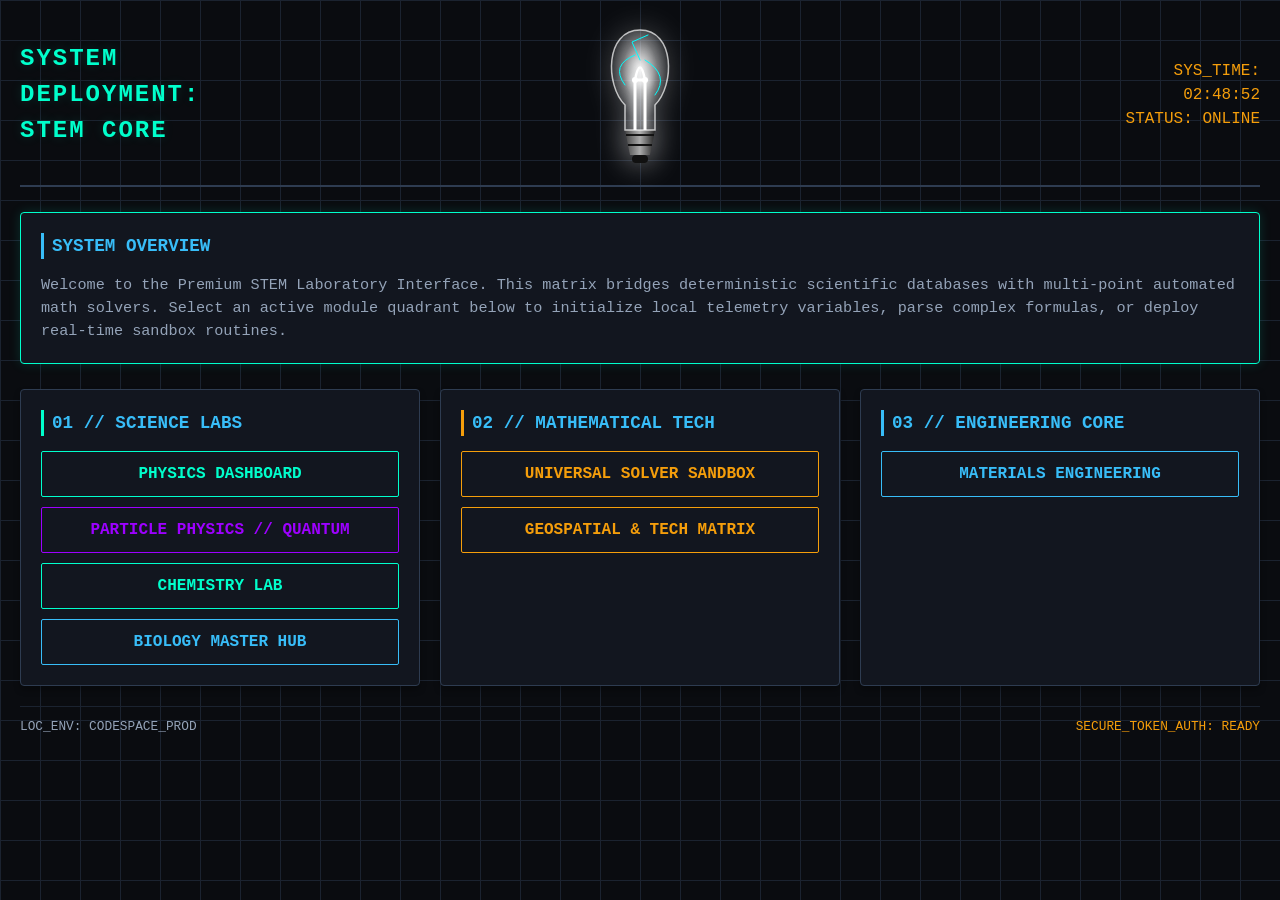
<file: index.html>
<!DOCTYPE html>
<html lang="en">
<head>
    <meta charset="UTF-8">
    <meta name="viewport" content="width=device-width, initial-scale=1.0">
    <title>STEM Lab Premium Suite</title>
    <link rel="stylesheet" href="css/retro-theme.css">
    
    <style>
        /* ==========================================================================
           PREMIUM BULB & SPARK ANIMATIONS
           ========================================================================== */
        
        /* The ambient white glow of the bulb */
        .realistic-bulb {
            width: 100px; /* Massively increased size */
            height: auto;
            filter: drop-shadow(0 0 15px rgba(255, 255, 255, 0.6));
            animation: ambient-glow 3s infinite alternate;
        }

        @keyframes ambient-glow {
            from { filter: drop-shadow(0 0 10px rgba(255, 255, 255, 0.4)); }
            to { filter: drop-shadow(0 0 25px rgba(255, 255, 255, 0.9)); }
        }

        /* Erratic, violent flashing for the blue sparks */
        @keyframes lightning-flash {
            0%, 100% { opacity: 0; stroke-width: 1; filter: drop-shadow(0 0 2px #00ffff); }
            5% { opacity: 1; stroke-width: 3; filter: drop-shadow(0 0 12px #00ffff); }
            10% { opacity: 0; }
            15% { opacity: 1; stroke-width: 2; filter: drop-shadow(0 0 8px #00ffff); }
            20% { opacity: 0; }
        }

        .spark-1 { animation: lightning-flash 3.2s infinite 0.1s; }
        .spark-2 { animation: lightning-flash 2.7s infinite 1.4s; }
        .spark-3 { animation: lightning-flash 4.5s infinite 0.7s; }
        
        /* Header Layout Fixes */
        .flex-header {
            display: flex;
            align-items: center;
            justify-content: space-between;
            width: 100%;
        }
        
        .header-left, .header-right {
            flex: 1;
        }
        
        .header-center {
            flex: 1;
            display: flex;
            justify-content: center;
        }
    </style>
</head>
<body>

    <div class="app-container">
        <header class="lab-header flex-header">
            
            <div class="header-left">
                <h1 class="lab-title" style="margin: 0;">SYSTEM<br>DEPLOYMENT:<br>STEM CORE</h1>
            </div>

            <div class="header-center">
                <svg class="realistic-bulb" viewBox="0 0 100 150" xmlns="http://www.w3.org/2000/svg">
                    <defs>
                        <radialGradient id="glassGlow" cx="50%" cy="40%" r="50%">
                            <stop offset="0%" stop-color="#ffffff" stop-opacity="0.95"/>
                            <stop offset="60%" stop-color="#ffffff" stop-opacity="0.3"/>
                            <stop offset="100%" stop-color="#ffffff" stop-opacity="0.05"/>
                        </radialGradient>
                        <linearGradient id="baseMetal" x1="0%" y1="0%" x2="100%" y2="0%">
                            <stop offset="0%" stop-color="#444"/>
                            <stop offset="50%" stop-color="#aaa"/>
                            <stop offset="100%" stop-color="#222"/>
                        </linearGradient>
                    </defs>

                    <path d="M 35 110 L 65 110 L 60 135 L 40 135 Z" fill="url(#baseMetal)"/>
                    <rect x="42" y="135" width="16" height="8" fill="#111" rx="4"/>
                    <line x1="36" y1="115" x2="64" y2="115" stroke="#111" stroke-width="2"/>
                    <line x1="38" y1="125" x2="62" y2="125" stroke="#111" stroke-width="2"/>

                    <path d="M 50 10 C 15 10 15 65 35 85 L 35 110 L 65 110 L 65 85 C 85 65 85 10 50 10 Z" fill="url(#glassGlow)" stroke="rgba(255,255,255,0.7)" stroke-width="1.5"/>

                    <path d="M 45 110 L 45 60 L 55 60 L 55 110" fill="none" stroke="#ffffff" stroke-width="3" filter="drop-shadow(0 0 4px #fff)"/>
                    <circle cx="45" cy="60" r="3" fill="#fff" filter="drop-shadow(0 0 5px #fff)"/>
                    <circle cx="55" cy="60" r="3" fill="#fff" filter="drop-shadow(0 0 5px #fff)"/>
                    <path d="M 45 60 Q 50 35 55 60" fill="none" stroke="#fff" stroke-width="2.5" filter="drop-shadow(0 0 8px #fff)"/>

                    <g fill="none" stroke="#00ffff" stroke-linecap="round">
                        <path class="spark-1" d="M 35 65 Q 20 45 45 35" />
                        <path class="spark-2" d="M 65 75 Q 80 55 55 40" />
                        <path class="spark-3" d="M 50 40 L 42 22 L 58 15" />
                    </g>
                </svg>
            </div>

            <div class="header-right status-message" id="system-time" style="text-align: right;">
                SYS_STATUS:<br>ONLINE
            </div>

        </header>

        <section class="panel panel-active" style="margin-bottom: 25px;">
            <h2 class="panel-title">System Overview</h2>
            <p style="color: var(--text-secondary); font-size: 0.95rem;">
                Welcome to the Premium STEM Laboratory Interface. This matrix bridges deterministic scientific databases with multi-point automated math solvers. Select an active module quadrant below to initialize local telemetry variables, parse complex formulas, or deploy real-time sandbox routines.
            </p>
        </section>

        <main class="stem-grid">
            
            <article class="panel">
                <h3 class="panel-title" style="border-left-color: var(--accent-neon);">01 // SCIENCE LABS</h3>
                <div style="display: flex; flex-direction: column; gap: 10px;">
                    <a href="labs/physics.html" class="btn btn-primary" style="text-decoration: none; width: 100%;">Physics Dashboard</a>
                    <a href="labs/quantum.html" class="btn btn-primary" style="text-decoration: none; width: 100%; border-color: #9d00ff; color: #9d00ff;">Particle Physics // Quantum</a>
                    <a href="labs/chemistry.html" class="btn btn-primary" style="text-decoration: none; width: 100%;">Chemistry Lab</a>
                    <a href="labs/biology/index.html" class="btn btn-primary" style="text-decoration: none; width: 100%; border-color: var(--accent-blue); color: var(--accent-blue);">Biology Master Hub</a>
                </div>
            </article>

            <article class="panel">
                <h3 class="panel-title" style="border-left-color: var(--accent-amber);">02 // MATHEMATICAL TECH</h3>
                <div style="display: flex; flex-direction: column; gap: 10px;">
                    <a href="universal-solver.html" class="btn btn-primary" style="border-color: var(--accent-amber); color: var(--accent-amber); text-decoration: none; width: 100%;">Universal Solver Sandbox</a>
                    <a href="labs/math-tech.html" class="btn btn-primary" style="border-color: var(--accent-amber); color: var(--accent-amber); text-decoration: none; width: 100%;">Geospatial & Tech Matrix</a>
                </div>
            </article>

            <article class="panel">
                <h3 class="panel-title" style="border-left-color: var(--accent-blue);">03 // ENGINEERING CORE</h3>
                <div style="display: flex; flex-direction: column; gap: 10px;">
                    <a href="labs/engineering.html" class="btn btn-secondary" style="text-decoration: none; width: 100%;">Materials Engineering</a>
                </div>
            </article>

        </main>

        <footer class="status-bar">
            <div>LOC_ENV: CODESPACE_PROD</div>
            <div class="status-message">SECURE_TOKEN_AUTH: READY</div>
        </footer>
    </div>

    <script>
        // 1. Real-time active environment dashboard script
        document.addEventListener('DOMContentLoaded', () => {
            const timeDisplay = document.getElementById('system-time');
            const updateClock = () => {
                const now = new Date();
                timeDisplay.innerHTML = `SYS_TIME:<br>${now.toISOString().slice(11,19)}<br>STATUS: ONLINE`;
            };
            setInterval(updateClock, 1000);
            updateClock();
        });

        // 2. The Premium Audio Engine (Flickers every 60 seconds)
        const sparkSound = new Audio("https://actions.google.com/sounds/v1/science_fiction/electricity_spark.ogg");
        sparkSound.volume = 0.4; 

        let hasInteracted = false;

        document.body.addEventListener('click', () => {
            hasInteracted = true;
        }, { once: true });

        setInterval(() => {
            if (hasInteracted) {
                sparkSound.currentTime = 0;
                sparkSound.play().catch(e => console.log("Audio blocked:", e));
            }
        }, 60000);
    </script>
</body>
</html>
</file>
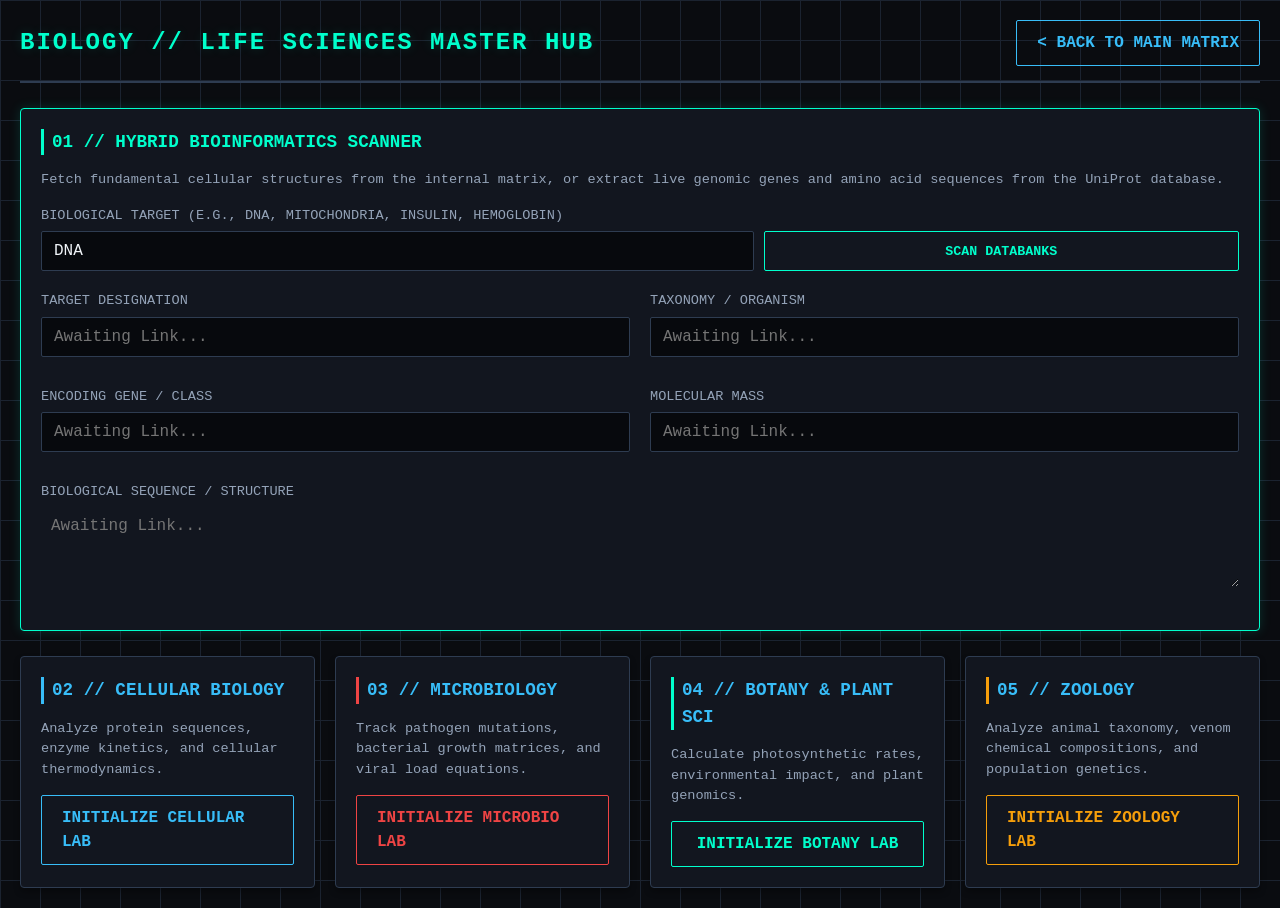
<file: labs/biology/index.html>
<!DOCTYPE html>
<html lang="en">
<head>
    <meta charset="UTF-8">
    <meta name="viewport" content="width=device-width, initial-scale=1.0">
    <title>STEM Lab - Biology Hub</title>
    
    <link rel="stylesheet" href="../../css/retro-theme.css">
    <script src="../../js/api-router.js"></script>
</head>
<body>

    <div class="app-container">
        <header class="lab-header">
            <h1 class="lab-title" style="color: var(--accent-neon);">BIOLOGY // LIFE SCIENCES MASTER HUB</h1>
            <a href="../../index.html" class="btn btn-secondary" style="text-decoration: none;">&lt; Back to Main Matrix</a>
        </header>

        <section class="panel panel-active" style="margin-bottom: 25px; border-color: var(--accent-neon);">
            <h2 class="panel-title" style="color: var(--accent-neon); border-left-color: var(--accent-neon);">01 // HYBRID BIOINFORMATICS SCANNER</h2>
            <p style="color: var(--text-secondary); font-size: 0.85rem; margin-bottom: 15px;">
                Fetch fundamental cellular structures from the internal matrix, or extract live genomic genes and amino acid sequences from the UniProt database.
            </p>
            
            <div class="input-group">
                <label>Biological Target (e.g., DNA, Mitochondria, Insulin, Hemoglobin)</label>
                <div style="display: flex; gap: 10px;">
                    <input type="text" id="bio-input" value="DNA" style="width: 60%;">
                    <button id="fetch-bio-btn" class="btn btn-primary" style="width: 40%;">SCAN DATABANKS</button>
                </div>
            </div>
            
            <div class="stem-grid">
                <div class="input-group">
                    <label>Target Designation</label>
                    <input type="text" id="bio-name" readonly placeholder="Awaiting Link...">
                </div>
                <div class="input-group">
                    <label>Taxonomy / Organism</label>
                    <input type="text" id="bio-organism" readonly placeholder="Awaiting Link...">
                </div>
            </div>

            <div class="stem-grid" style="margin-top: 15px;">
                <div class="input-group">
                    <label>Encoding Gene / Class</label>
                    <input type="text" id="bio-gene" readonly placeholder="Awaiting Link...">
                </div>
                <div class="input-group">
                    <label>Molecular Mass</label>
                    <input type="text" id="bio-mass" readonly placeholder="Awaiting Link...">
                </div>
            </div>

            <div class="input-group" style="margin-top: 15px;">
                <label>Biological Sequence / Structure</label>
                <textarea id="bio-sequence" readonly placeholder="Awaiting Link..." style="width: 100%; height: 80px; background-color: var(--bg-panel); color: var(--text-main); border: 1px solid var(--border-color); padding: 10px; font-family: monospace; resize: vertical;"></textarea>
            </div>
        </section>

        <main class="stem-grid">
            
            <article class="panel">
                <h3 class="panel-title" style="border-left-color: var(--accent-blue);">02 // CELLULAR BIOLOGY</h3>
                <p style="color: var(--text-secondary); font-size: 0.85rem; margin-bottom: 15px;">
                    Analyze protein sequences, enzyme kinetics, and cellular thermodynamics.
                </p>
                <div style="display: flex; flex-direction: column; gap: 10px;">
                    <a href="cellular.html" class="btn btn-secondary" style="text-decoration: none; width: 100%;">Initialize Cellular Lab</a>
                </div>
            </article>

            <article class="panel">
                <h3 class="panel-title" style="border-left-color: var(--alert-red);">03 // MICROBIOLOGY</h3>
                <p style="color: var(--text-secondary); font-size: 0.85rem; margin-bottom: 15px;">
                    Track pathogen mutations, bacterial growth matrices, and viral load equations.
                </p>
                <div style="display: flex; flex-direction: column; gap: 10px;">
                    <a href="microbiology.html" class="btn btn-primary" style="border-color: var(--alert-red); color: var(--alert-red); text-decoration: none; width: 100%;">Initialize Microbio Lab</a>
                </div>
            </article>

            <article class="panel">
                <h3 class="panel-title" style="border-left-color: var(--accent-neon);">04 // BOTANY & PLANT SCI</h3>
                <p style="color: var(--text-secondary); font-size: 0.85rem; margin-bottom: 15px;">
                    Calculate photosynthetic rates, environmental impact, and plant genomics.
                </p>
                <div style="display: flex; flex-direction: column; gap: 10px;">
                    <a href="botany.html" class="btn btn-primary" style="text-decoration: none; width: 100%;">Initialize Botany Lab</a>
                </div>
            </article>

            <article class="panel">
                <h3 class="panel-title" style="border-left-color: var(--accent-amber);">05 // ZOOLOGY</h3>
                <p style="color: var(--text-secondary); font-size: 0.85rem; margin-bottom: 15px;">
                    Analyze animal taxonomy, venom chemical compositions, and population genetics.
                </p>
                <div style="display: flex; flex-direction: column; gap: 10px;">
                    <a href="zoology.html" class="btn btn-primary" style="border-color: var(--accent-amber); color: var(--accent-amber); text-decoration: none; width: 100%;">Initialize Zoology Lab</a>
                </div>
            </article>

        </main>
    </div>

    <script>
        document.getElementById('fetch-bio-btn').addEventListener('click', async () => {
            const target = document.getElementById('bio-input').value;
            const nameBox = document.getElementById('bio-name');
            const orgBox = document.getElementById('bio-organism');
            const geneBox = document.getElementById('bio-gene');
            const massBox = document.getElementById('bio-mass');
            const seqBox = document.getElementById('bio-sequence');
            const btn = document.getElementById('fetch-bio-btn');
            
            btn.textContent = "SEARCHING DATABANKS...";
            nameBox.value = "Scanning...";
            orgBox.value = "Scanning...";
            geneBox.value = "Scanning...";
            massBox.value = "Scanning...";
            seqBox.value = "Extracting sequence data...";
            
            const data = await window.StemAPI.fetchProteinData(target);
            
            if (data) {
                nameBox.value = data.protein.recommendedName.fullName.value;
                orgBox.value = data.organism.name.scientific;
                geneBox.value = data.gene || "N/A";
                
                // Format mass to be readable
                if (data.sequence.mass > 0) {
                    massBox.value = data.sequence.mass + " Daltons";
                } else {
                    massBox.value = data.sequence.mass; // Falls back to offline string
                }
                
                seqBox.value = data.sequence.value;
                
                btn.textContent = "TARGET ISOLATED";
                btn.style.color = "var(--accent-neon)";
            } else {
                nameBox.value = "ERR: Not Found";
                orgBox.value = "ERR: Not Found";
                geneBox.value = "ERR: Not Found";
                massBox.value = "ERR: Not Found";
                seqBox.value = "ERR: Database miss.";
                
                btn.textContent = "SEARCH FAILED";
                btn.style.color = "var(--alert-red)";
            }
        });
    </script>
</body>
</html>
</file>
<file: css/retro-theme.css>
/* ==========================================================================
   PREMIUM STEM LAB SUITE: UNIFIED RETRO-TERMINAL CONFIGURATION
   ========================================================================== */

:root {
    /* Color Palette */
    --bg-main: #0a0c10;          /* Deep terminal black */
    --bg-card: #12161f;          /* Control panel background */
    --grid-line: #1b2330;        /* Matrix background grid lines */
    --text-primary: #f1f5f9;     /* Ultra-bright crisp data text */
    --text-secondary: #94a3b8;   /* Muted scientific metadata labels */
    
    /* Neon Status Accents */
    --accent-neon: #00ffcc;      /* Primary active telemetry green */
    --accent-blue: #38bdf8;      /* Secondary structural data cyan */
    --accent-amber: #f59e0b;     /* Warning/Calculation status yellow */
    --alert-red: #ef4444;        /* Critical system error red */
    
    /* UI Borders & Shadows */
    --border-terminal: 1px solid #2e3c51;
    --border-active: 1px solid var(--accent-neon);
    --glow-soft: 0 0 12px rgba(0, 255, 204, 0.15);
}

/* --- Base Rules & Telemetry Scan --- */
* {
    box-sizing: border-box;
    margin: 0;
    padding: 0;
}

body {
    background-color: var(--bg-main);
    background-image: 
        linear-gradient(var(--grid-line) 1px, transparent 1px),
        linear-gradient(90deg, var(--grid-line) 1px, transparent 1px);
    background-size: 40px 40px;
    color: var(--text-primary);
    font-family: 'Courier New', Courier, monospace;
    line-height: 1.5;
    padding: 20px;
}

/* --- Layout Framework --- */
.app-container {
    max-width: 1400px;
    margin: 0 auto;
}

/* Universal Header Navigation Bar */
.lab-header {
    display: flex;
    justify-content: space-between;
    align-items: center;
    border-bottom: 2px solid #2e3c51;
    padding-bottom: 15px;
    margin-bottom: 25px;
}

.lab-title {
    font-size: 1.5rem;
    font-weight: bold;
    text-transform: uppercase;
    letter-spacing: 2px;
    color: var(--accent-neon);
    text-shadow: var(--glow-soft);
}

/* Master Grid Structure for Modules */
.stem-grid {
    display: grid;
    grid-template-columns: repeat(auto-fit, minmax(280px, 1fr));
    gap: 20px;
    margin-top: 20px;
}

/* --- Module Workspace Panels --- */
.panel {
    background-color: var(--bg-card);
    border: var(--border-terminal);
    border-radius: 4px;
    padding: 20px;
    box-shadow: 0 4px 6px rgba(0, 0, 0, 0.3);
}

.panel-active {
    border: var(--border-active);
    box-shadow: var(--glow-soft);
}

.panel-title {
    font-size: 1.1rem;
    text-transform: uppercase;
    color: var(--accent-blue);
    margin-bottom: 15px;
    border-left: 3px solid var(--accent-blue);
    padding-left: 8px;
}

/* --- Unified Form Controls & Interactive Inputs --- */
.input-group {
    margin-bottom: 15px;
}

label {
    display: block;
    font-size: 0.85rem;
    color: var(--text-secondary);
    margin-bottom: 5px;
    text-transform: uppercase;
}

input, select, textarea {
    width: 100%;
    background-color: #07090d;
    border: var(--border-terminal);
    color: var(--text-primary);
    padding: 10px 12px;
    font-family: inherit;
    font-size: 1rem;
    border-radius: 2px;
    transition: border 0.2s, box-shadow 0.2s;
}

input:focus, select:focus, textarea:focus {
    outline: none;
    border: var(--border-active);
    box-shadow: var(--glow-soft);
}

/* --- Advanced Graphic & Render Interfaces --- */
.visual-viewport {
    width: 100%;
    background: #000000;
    border: 2px solid #1e293b;
    border-radius: 4px;
    position: relative;
    overflow: hidden;
}

/* --- Shared Functional Buttons --- */
.btn {
    display: inline-flex;
    align-items: center;
    justify-content: center;
    background-color: transparent;
    border: var(--border-terminal);
    color: var(--text-primary);
    padding: 10px 20px;
    font-family: inherit;
    font-weight: bold;
    text-transform: uppercase;
    cursor: pointer;
    transition: all 0.2s ease;
    border-radius: 2px;
}

.btn-primary {
    border-color: var(--accent-neon);
    color: var(--accent-neon);
}

.btn-primary:hover {
    background-color: rgba(0, 255, 204, 0.1);
    box-shadow: var(--glow-soft);
}

.btn-secondary {
    border-color: var(--accent-blue);
    color: var(--accent-blue);
}

.btn-secondary:hover {
    background-color: rgba(56, 189, 248, 0.1);
}

/* --- Multi-Point Scanning / Camera Integration UI --- */
.upload-container {
    display: flex;
    align-items: center;
    gap: 10px;
    border: 1px dashed #2e3c51;
    padding: 15px;
    border-radius: 4px;
    background: rgba(18, 22, 31, 0.5);
}

.upload-zone-label {
    cursor: pointer;
    color: var(--accent-amber);
    font-size: 0.9rem;
    display: flex;
    align-items: center;
    gap: 8px;
    width: 100%;
}

.hidden-file-input {
    display: none;
}

/* --- Universal MathLive Dynamic Keyboard Configurations --- */
math-field {
    width: 100%;
    background-color: #000000;
    color: var(--text-primary);
    border: var(--border-terminal);
    border-radius: 4px;
    padding: 12px;
    font-size: 1.2rem;
}

math-field:focus-within {
    outline: none;
    border: var(--border-active);
    box-shadow: var(--glow-soft);
}

/* Custom adjustments to ensure the native mathlive virtual keypad matches our canvas environment */
body .ML__keyboard {
    --keyboard-background: var(--bg-card);
    --keycap-background: #1e2530;
    --keycap-text: var(--text-primary);
    --keycap-secondary-text: var(--text-secondary);
    --keyboard-border: #2e3c51;
    --keycap-modifier-background: #151a22;
    font-family: inherit !important;
}

/* --- System Message Display Panels --- */
.status-bar {
    display: flex;
    justify-content: space-between;
    font-size: 0.8rem;
    color: var(--text-secondary);
    margin-top: 20px;
    border-top: 1px solid #1b2330;
    padding-top: 10px;
}

.status-message {
    color: var(--accent-amber);
}

.error-message {
    color: var(--alert-red);
}
</file>
